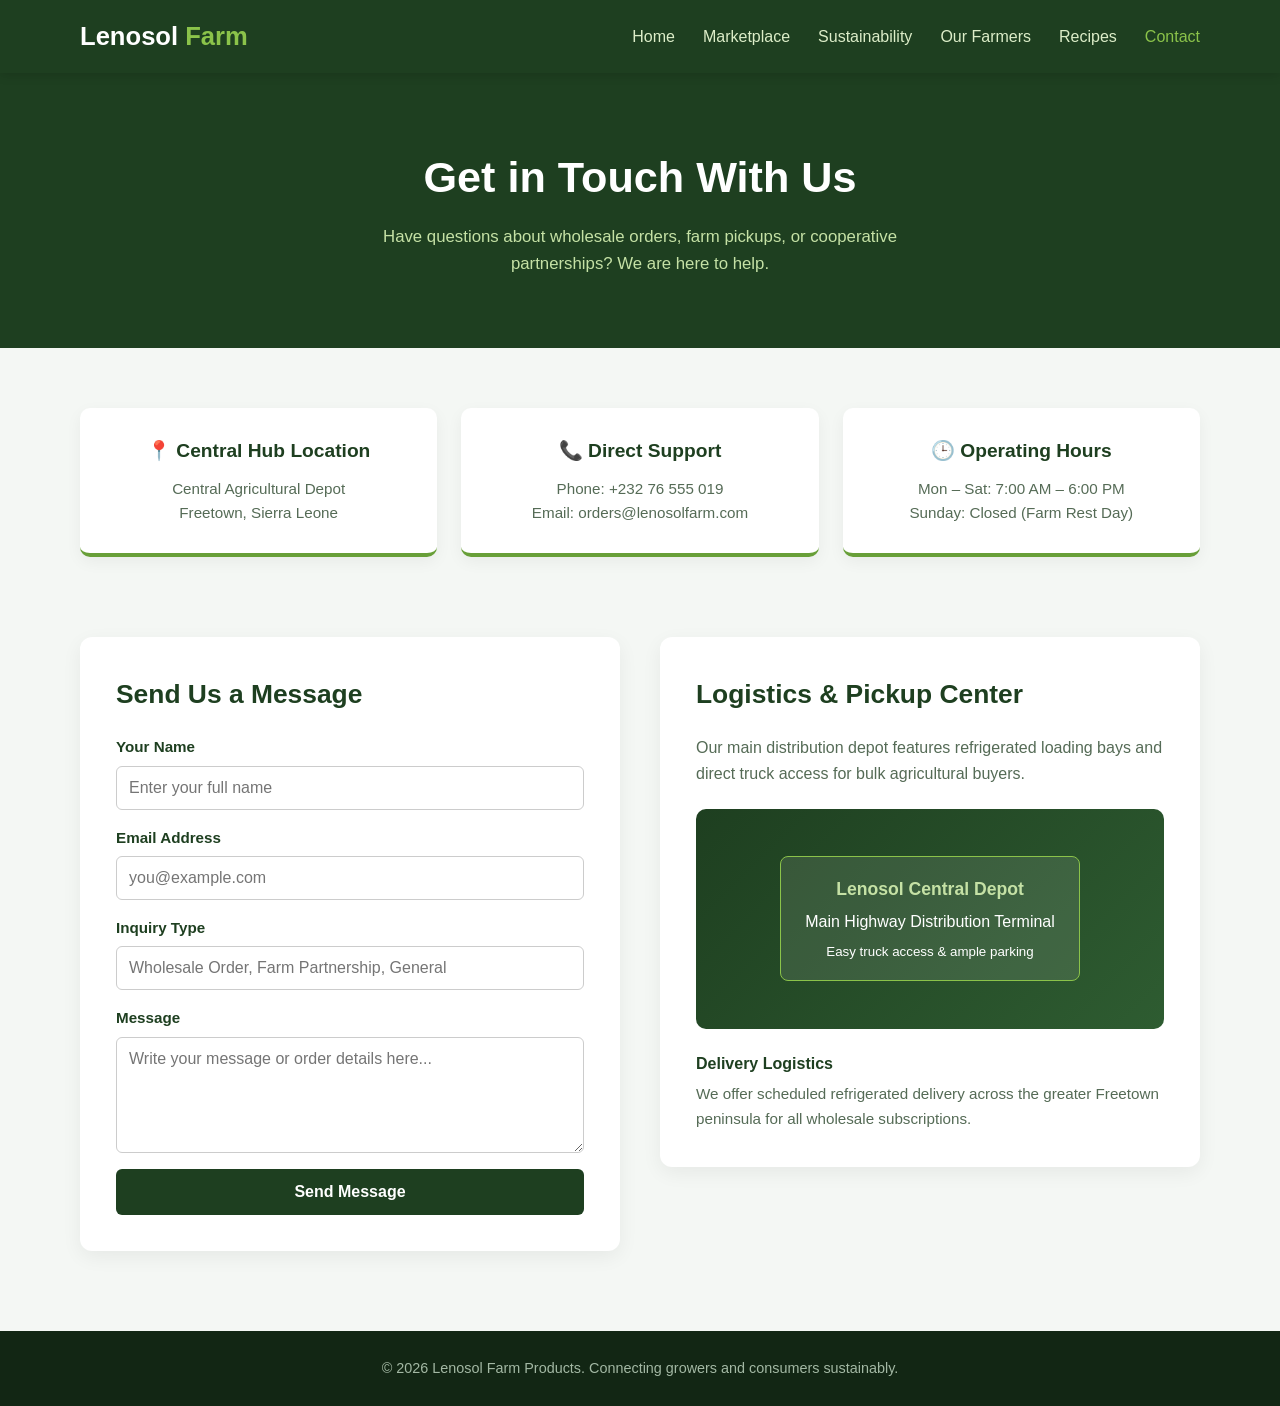
<file: contact.html>
<!doctype html>
<html lang="en">
  <head>
    <meta charset="UTF-8" />
    <meta name="viewport" content="width=device-width, initial-scale=1.0" />
    <title>Contact Us | Lenosol Farm Products</title>
    <link rel="stylesheet" href="css/contact.css" />
  </head>
  <body>
    <!-- Sticky Navbar -->
    <header class="navbar">
      <div class="container nav-container">
        <a href="index.html" class="logo">Lenosol <span>Farm</span></a>
        <nav>
          <ul class="nav-links">
            <li><a href="index.html">Home</a></li>
            <li><a href="marketplace.html">Marketplace</a></li>
            <li><a href="sustainability.html">Sustainability</a></li>
            <li><a href="farmers.html">Our Farmers</a></li>
            <li><a href="recipes.html">Recipes</a></li>
            <li><a href="contact.html" class="active">Contact</a></li>
          </ul>
        </nav>
      </div>
    </header>

    <!-- Section 1: Contact Banner -->
    <section class="contact-banner">
      <div class="container">
        <h1>Get in Touch With Us</h1>
        <p>
          Have questions about wholesale orders, farm pickups, or cooperative
          partnerships? We are here to help.
        </p>
      </div>
    </section>

    <!-- Section 2: Info Cards & Hours -->
    <section class="info-cards-section">
      <div class="container info-grid">
        <div class="info-card">
          <h3>📍 Central Hub Location</h3>
          <p>Central Agricultural Depot</p>
          <p>Freetown, Sierra Leone</p>
        </div>
        <div class="info-card">
          <h3>📞 Direct Support</h3>
          <p>Phone: +232 76 555 019</p>
          <p>Email: orders@lenosolfarm.com</p>
        </div>
        <div class="info-card">
          <h3>🕒 Operating Hours</h3>
          <p>Mon – Sat: 7:00 AM – 6:00 PM</p>
          <p>Sunday: Closed (Farm Rest Day)</p>
        </div>
      </div>
    </section>

    <!-- Section 3: Inquiry & Order Form -->
    <section class="message-section">
      <div class="container message-grid">
        <div class="form-container">
          <h2>Send Us a Message</h2>
          <form action="https://formspree.io/f/mzeradbv" method="POST">
            <div class="input-group">
              <label for="name">Your Name</label>
              <input
                type="text"
                id="name"
                name="name"
                placeholder="Enter your full name"
                required
              />
            </div>
            <div class="input-group">
              <label for="email">Email Address</label>
              <input
                type="email"
                id="email"
                name="email"
                placeholder="you@example.com"
                required
              />
            </div>
            <div class="input-group">
              <label for="subject">Inquiry Type</label>
              <input
                type="text"
                id="subject"
                name="subject"
                placeholder="Wholesale Order, Farm Partnership, General"
                required
              />
            </div>
            <div class="input-group">
              <label for="message">Message</label>
              <textarea
                id="message"
                name="message"
                rows="5"
                placeholder="Write your message or order details here..."
                required
              ></textarea>
            </div>
            <button type="submit" class="btn-send">Send Message</button>
          </form>
        </div>

        <!-- Section 4: Hub Directions & Logistics -->
        <div class="location-box">
          <h2>Logistics & Pickup Center</h2>
          <p>
            Our main distribution depot features refrigerated loading bays and
            direct truck access for bulk agricultural buyers.
          </p>
          <div class="map-placeholder">
            <div class="map-pin">
              <strong>Lenosol Central Depot</strong>
              <span>Main Highway Distribution Terminal</span>
              <small>Easy truck access & ample parking</small>
            </div>
          </div>
          <div class="transport-notes">
            <h4>Delivery Logistics</h4>
            <p>
              We offer scheduled refrigerated delivery across the greater
              Freetown peninsula for all wholesale subscriptions.
            </p>
          </div>
        </div>
      </div>
    </section>

    <!-- Footer -->
    <footer class="footer">
      <div class="container">
        <p>
          &copy; 2026 Lenosol Farm Products. Connecting growers and consumers
          sustainably.
        </p>
      </div>
    </footer>
  </body>
</html>
</file>
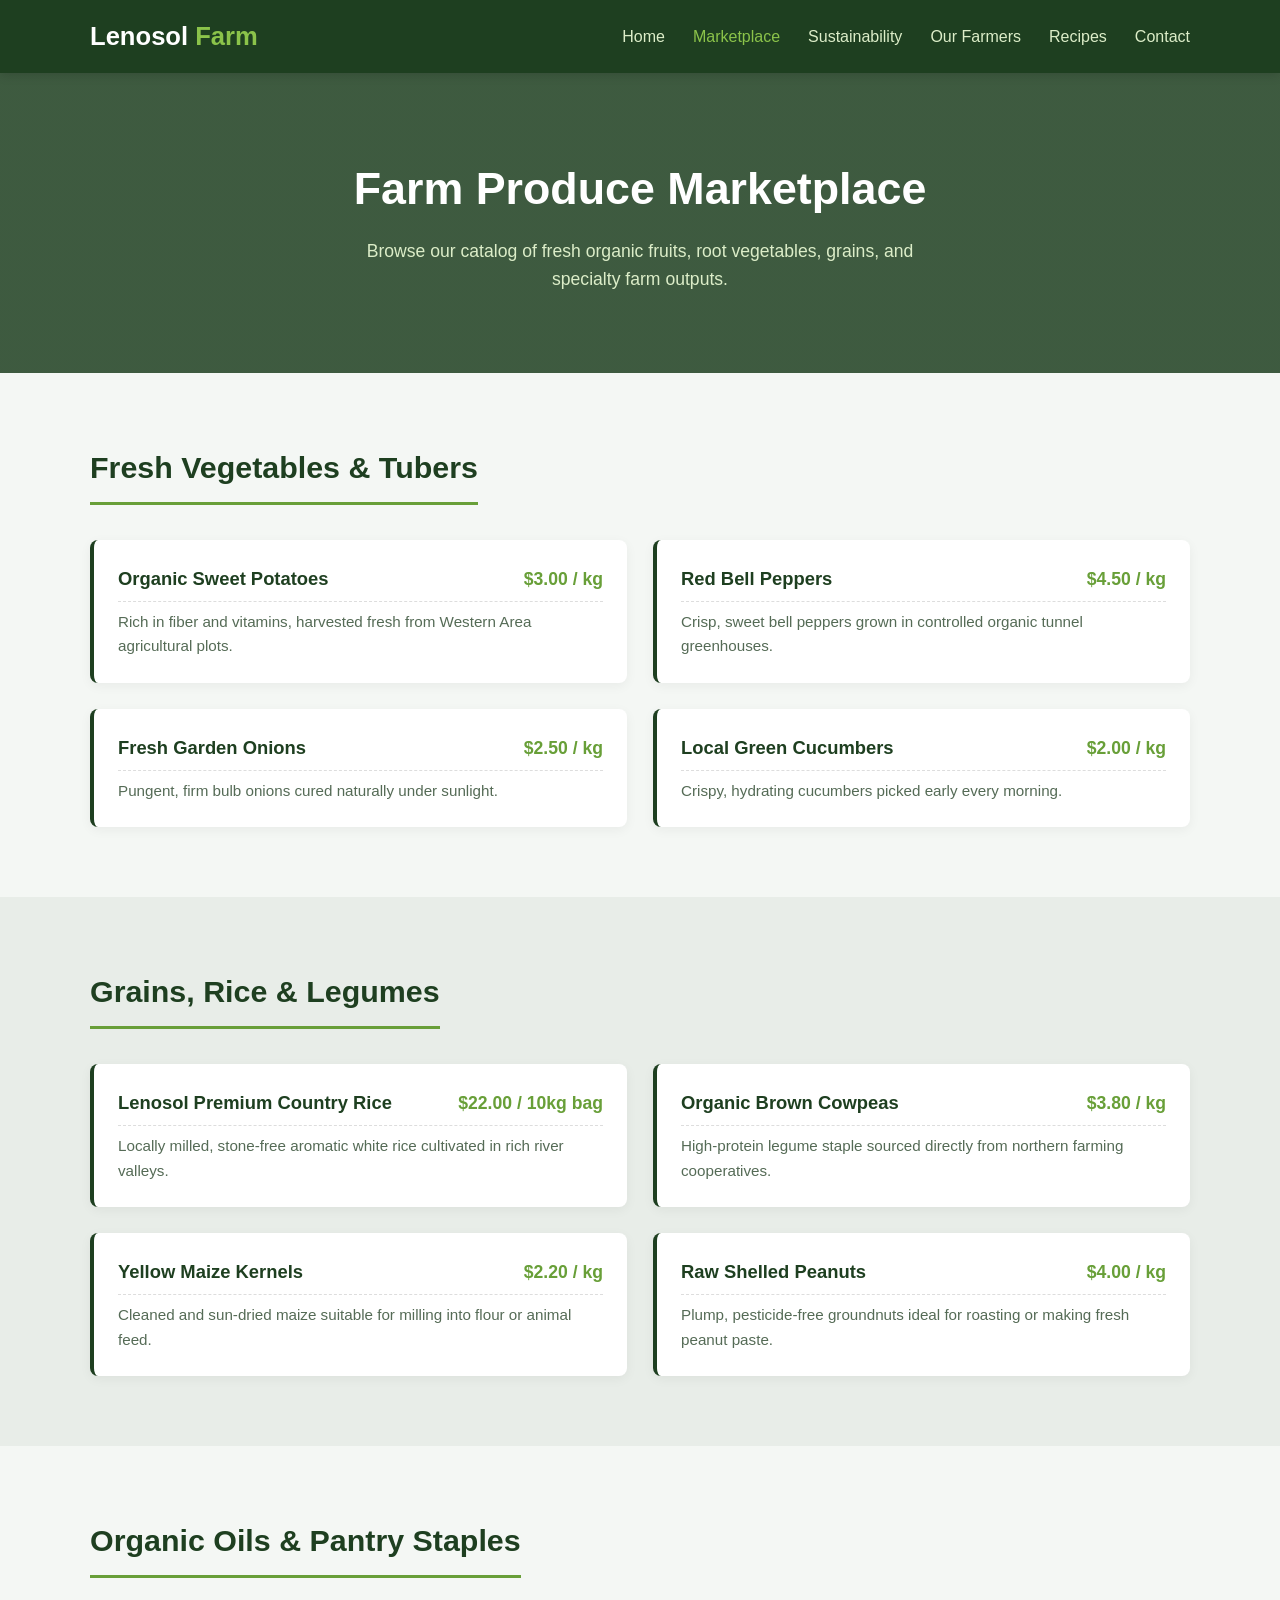
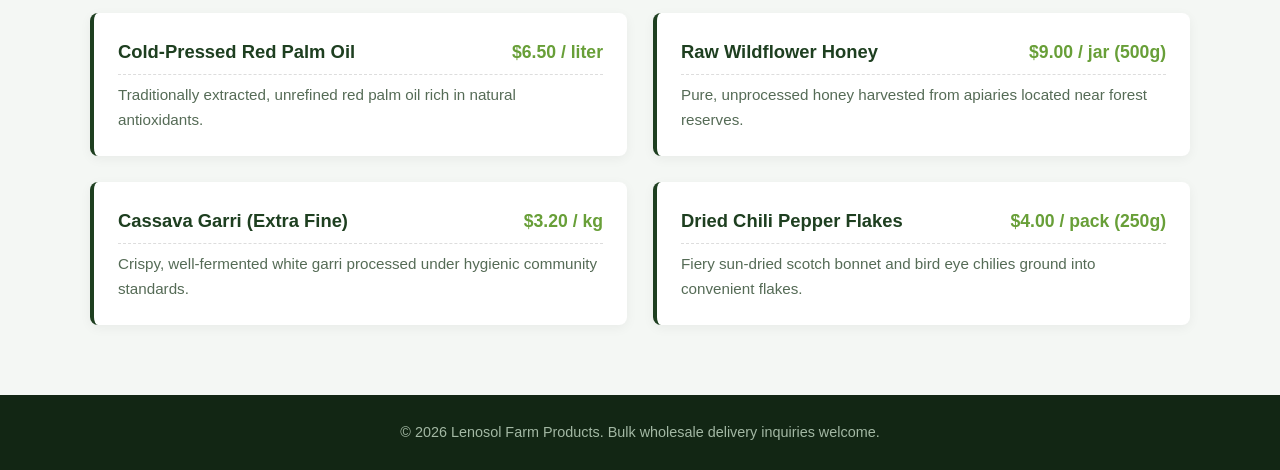
<file: marketplace.html>
<!doctype html>
<html lang="en">
  <head>
    <meta charset="UTF-8" />
    <meta name="viewport" content="width=device-width, initial-scale=1.0" />
    <title>Marketplace | Lenosol Farm Products</title>
    <link rel="stylesheet" href="css/marketplace.css" />
  </head>
  <body>
    <!-- Sticky Navbar -->
    <header class="navbar">
      <div class="container nav-container">
        <a href="index.html" class="logo">Lenosol <span>Farm</span></a>
        <nav>
          <ul class="nav-links">
            <li><a href="index.html">Home</a></li>
            <li><a href="marketplace.html" class="active">Marketplace</a></li>
            <li><a href="sustainability.html">Sustainability</a></li>
            <li><a href="farmers.html">Our Farmers</a></li>
            <li><a href="recipes.html">Recipes</a></li>
            <li><a href="contact.html">Contact</a></li>
          </ul>
        </nav>
      </div>
    </header>

    <!-- Section 1: Marketplace Header -->
    <section class="market-banner">
      <div class="container">
        <h1>Farm Produce Marketplace</h1>
        <p>
          Browse our catalog of fresh organic fruits, root vegetables, grains,
          and specialty farm outputs.
        </p>
      </div>
    </section>

    <!-- Section 2: Fresh Vegetables & Tubers -->
    <section class="market-section">
      <div class="container">
        <h2 class="category-title">Fresh Vegetables & Tubers</h2>
        <div class="market-grid">
          <div class="market-item">
            <div class="item-header">
              <h3>Organic Sweet Potatoes</h3>
              <span class="item-price">$3.00 / kg</span>
            </div>
            <p>
              Rich in fiber and vitamins, harvested fresh from Western Area
              agricultural plots.
            </p>
          </div>
          <div class="market-item">
            <div class="item-header">
              <h3>Red Bell Peppers</h3>
              <span class="item-price">$4.50 / kg</span>
            </div>
            <p>
              Crisp, sweet bell peppers grown in controlled organic tunnel
              greenhouses.
            </p>
          </div>
          <div class="market-item">
            <div class="item-header">
              <h3>Fresh Garden Onions</h3>
              <span class="item-price">$2.50 / kg</span>
            </div>
            <p>Pungent, firm bulb onions cured naturally under sunlight.</p>
          </div>
          <div class="market-item">
            <div class="item-header">
              <h3>Local Green Cucumbers</h3>
              <span class="item-price">$2.00 / kg</span>
            </div>
            <p>Crispy, hydrating cucumbers picked early every morning.</p>
          </div>
        </div>
      </div>
    </section>

    <!-- Section 3: Grains & Legumes -->
    <section class="market-section alt-bg">
      <div class="container">
        <h2 class="category-title">Grains, Rice & Legumes</h2>
        <div class="market-grid">
          <div class="market-item">
            <div class="item-header">
              <h3>Lenosol Premium Country Rice</h3>
              <span class="item-price">$22.00 / 10kg bag</span>
            </div>
            <p>
              Locally milled, stone-free aromatic white rice cultivated in rich
              river valleys.
            </p>
          </div>
          <div class="market-item">
            <div class="item-header">
              <h3>Organic Brown Cowpeas</h3>
              <span class="item-price">$3.80 / kg</span>
            </div>
            <p>
              High-protein legume staple sourced directly from northern farming
              cooperatives.
            </p>
          </div>
          <div class="market-item">
            <div class="item-header">
              <h3>Yellow Maize Kernels</h3>
              <span class="item-price">$2.20 / kg</span>
            </div>
            <p>
              Cleaned and sun-dried maize suitable for milling into flour or
              animal feed.
            </p>
          </div>
          <div class="market-item">
            <div class="item-header">
              <h3>Raw Shelled Peanuts</h3>
              <span class="item-price">$4.00 / kg</span>
            </div>
            <p>
              Plump, pesticide-free groundnuts ideal for roasting or making
              fresh peanut paste.
            </p>
          </div>
        </div>
      </div>
    </section>

    <!-- Section 4: Organic Oils & Pantry Staples -->
    <section class="market-section">
      <div class="container">
        <h2 class="category-title">Organic Oils & Pantry Staples</h2>
        <div class="market-grid">
          <div class="market-item">
            <div class="item-header">
              <h3>Cold-Pressed Red Palm Oil</h3>
              <span class="item-price">$6.50 / liter</span>
            </div>
            <p>
              Traditionally extracted, unrefined red palm oil rich in natural
              antioxidants.
            </p>
          </div>
          <div class="market-item">
            <div class="item-header">
              <h3>Raw Wildflower Honey</h3>
              <span class="item-price">$9.00 / jar (500g)</span>
            </div>
            <p>
              Pure, unprocessed honey harvested from apiaries located near
              forest reserves.
            </p>
          </div>
          <div class="market-item">
            <div class="item-header">
              <h3>Cassava Garri (Extra Fine)</h3>
              <span class="item-price">$3.20 / kg</span>
            </div>
            <p>
              Crispy, well-fermented white garri processed under hygienic
              community standards.
            </p>
          </div>
          <div class="market-item">
            <div class="item-header">
              <h3>Dried Chili Pepper Flakes</h3>
              <span class="item-price">$4.00 / pack (250g)</span>
            </div>
            <p>
              Fiery sun-dried scotch bonnet and bird eye chilies ground into
              convenient flakes.
            </p>
          </div>
        </div>
      </div>
    </section>

    <!-- Footer -->
    <footer class="footer">
      <div class="container">
        <p>
          &copy; 2026 Lenosol Farm Products. Bulk wholesale delivery inquiries
          welcome.
        </p>
      </div>
    </footer>
  </body>
</html>
</file>
<file: css/contact.css>
* {
  margin: 0;
  padding: 0;
  box-sizing: border-box;
}

body {
  font-family: 'Segoe UI', Tahoma, Geneva, Verdana, sans-serif;
  background-color: #f4f7f4;
  color: #2b3e30;
  line-height: 1.6;
}

.container {
  width: 90%;
  max-width: 1120px;
  margin: 0 auto;
}

/* Sticky Navbar */
.navbar {
  position: sticky;
  top: 0;
  z-index: 1000;
  background-color: #1e3f20;
  padding: 16px 0;
  box-shadow: 0 2px 10px rgba(0, 0, 0, 0.15);
}

.nav-container {
  display: flex;
  justify-content: space-between;
  align-items: center;
}

.logo {
  font-size: 1.6rem;
  font-weight: 700;
  color: #ffffff;
  text-decoration: none;
}

.logo span {
  color: #8bc34a;
}

.nav-links {
  list-style: none;
  display: flex;
  gap: 28px;
}

.nav-links a {
  color: #dcedc8;
  text-decoration: none;
  font-weight: 500;
  transition: color 0.3s ease;
}

.nav-links a:hover,
.nav-links a.active {
  color: #8bc34a;
}

/* Section 1: Banner */
.contact-banner {
  background-color: #1e3f20;
  color: #ffffff;
  text-align: center;
  padding: 70px 20px;
}

.contact-banner h1 {
  font-size: 2.7rem;
  margin-bottom: 12px;
}

.contact-banner p {
  color: #c5e1a5;
  max-width: 620px;
  margin: 0 auto;
  font-size: 1.05rem;
}

/* Section 2: Info Cards */
.info-cards-section {
  padding: 60px 0 30px;
}

.info-grid {
  display: grid;
  grid-template-columns: repeat(auto-fit, minmax(260px, 1fr));
  gap: 24px;
}

.info-card {
  background: #ffffff;
  padding: 28px;
  border-radius: 10px;
  text-align: center;
  box-shadow: 0 5px 16px rgba(0, 0, 0, 0.05);
  border-bottom: 4px solid #689f38;
}

.info-card h3 {
  color: #1e3f20;
  margin-bottom: 10px;
  font-size: 1.2rem;
}

.info-card p {
  color: #556b56;
  font-size: 0.95rem;
}

/* Sections 3 & 4: Form & Map */
.message-section {
  padding: 50px 0 80px;
}

.message-grid {
  display: grid;
  grid-template-columns: repeat(auto-fit, minmax(320px, 1fr));
  gap: 40px;
  align-items: start;
}

.form-container,
.location-box {
  background: #ffffff;
  padding: 36px;
  border-radius: 12px;
  box-shadow: 0 6px 20px rgba(0, 0, 0, 0.06);
}

.form-container h2,
.location-box h2 {
  color: #1e3f20;
  margin-bottom: 20px;
  font-size: 1.65rem;
}

.input-group {
  display: flex;
  flex-direction: column;
  margin-bottom: 16px;
}

.input-group label {
  font-weight: 600;
  margin-bottom: 6px;
  color: #1e3f20;
  font-size: 0.95rem;
}

.input-group input,
.input-group textarea {
  padding: 12px;
  border: 1px solid #cccccc;
  border-radius: 6px;
  font-size: 1rem;
  font-family: inherit;
}

.input-group input:focus,
.input-group textarea:focus {
  outline: none;
  border-color: #689f38;
}

.btn-send {
  background-color: #1e3f20;
  color: #ffffff;
  border: none;
  padding: 14px 26px;
  font-size: 1rem;
  font-weight: 600;
  border-radius: 6px;
  cursor: pointer;
  width: 100%;
  transition: background 0.3s ease;
}

.btn-send:hover {
  background-color: #689f38;
}

/* Section 4: Location Box */
.location-box > p {
  color: #556b56;
  margin-bottom: 22px;
}

.map-placeholder {
  background: linear-gradient(135deg, #1e3f20 0%, #2e5c31 100%);
  color: #ffffff;
  height: 220px;
  border-radius: 10px;
  display: flex;
  align-items: center;
  justify-content: center;
  text-align: center;
  padding: 20px;
  margin-bottom: 22px;
}

.map-pin {
  display: flex;
  flex-direction: column;
  gap: 6px;
  background: rgba(255, 255, 255, 0.1);
  padding: 18px 24px;
  border-radius: 8px;
  border: 1px solid #8bc34a;
}

.map-pin strong {
  color: #c5e1a5;
  font-size: 1.1rem;
}

.transport-notes h4 {
  color: #1e3f20;
  margin-bottom: 6px;
}

.transport-notes p {
  color: #556b56;
  font-size: 0.95rem;
}

/* Footer */
.footer {
  background-color: #122614;
  color: #a3b8a4;
  text-align: center;
  padding: 26px 0;
  font-size: 0.9rem;
}

@media (max-width: 768px) {
  .nav-container {
    flex-direction: column;
    gap: 12px;
  }
}
</file>
<file: css/marketplace.css>
* {
  margin: 0;
  padding: 0;
  box-sizing: border-box;
}

body {
  font-family: 'Segoe UI', Tahoma, Geneva, Verdana, sans-serif;
  background-color: #f4f7f4;
  color: #2b3e30;
  line-height: 1.6;
}

.container {
  width: 90%;
  max-width: 1100px;
  margin: 0 auto;
}

/* Sticky Navbar */
.navbar {
  position: sticky;
  top: 0;
  z-index: 1000;
  background-color: #1e3f20;
  padding: 16px 0;
  box-shadow: 0 2px 10px rgba(0, 0, 0, 0.15);
}

.nav-container {
  display: flex;
  justify-content: space-between;
  align-items: center;
}

.logo {
  font-size: 1.6rem;
  font-weight: 700;
  color: #ffffff;
  text-decoration: none;
}

.logo span {
  color: #8bc34a;
}

.nav-links {
  list-style: none;
  display: flex;
  gap: 28px;
}

.nav-links a {
  color: #dcedc8;
  text-decoration: none;
  font-weight: 500;
  transition: color 0.3s ease;
}

.nav-links a:hover,
.nav-links a.active {
  color: #8bc34a;
}

/* Section 1: Banner */
.market-banner {
  background: linear-gradient(rgba(30, 63, 32, 0.85), rgba(30, 63, 32, 0.85)),
    url('https://images.unsplash.com/photo-1542838132-92c53300491e?auto=format&fit=crop&w=1600&q=80') center/cover;
  color: #ffffff;
  text-align: center;
  padding: 80px 20px;
}

.market-banner h1 {
  font-size: 2.8rem;
  margin-bottom: 12px;
}

.market-banner p {
  color: #dcedc8;
  max-width: 600px;
  margin: 0 auto;
  font-size: 1.1rem;
}

/* Sections 2, 3, 4 */
.market-section {
  padding: 70px 0;
}

.alt-bg {
  background-color: #e8ede8;
}

.category-title {
  font-size: 1.9rem;
  color: #1e3f20;
  margin-bottom: 35px;
  padding-bottom: 10px;
  border-bottom: 3px solid #689f38;
  display: inline-block;
}

.market-grid {
  display: grid;
  grid-template-columns: repeat(auto-fit, minmax(440px, 1fr));
  gap: 26px;
}

.market-item {
  background: #ffffff;
  padding: 24px;
  border-radius: 8px;
  box-shadow: 0 3px 12px rgba(0, 0, 0, 0.05);
  border-left: 4px solid #1e3f20;
  transition: border-color 0.3s ease;
}

.market-item:hover {
  border-left-color: #689f38;
}

.item-header {
  display: flex;
  justify-content: space-between;
  align-items: baseline;
  margin-bottom: 8px;
  border-bottom: 1px dashed #dddddd;
  padding-bottom: 8px;
}

.item-header h3 {
  font-size: 1.15rem;
  color: #1e3f20;
}

.item-price {
  font-weight: 700;
  color: #689f38;
  font-size: 1.1rem;
}

.market-item p {
  color: #556b56;
  font-size: 0.95rem;
}

/* Footer */
.footer {
  background-color: #122614;
  color: #a3b8a4;
  text-align: center;
  padding: 26px 0;
  font-size: 0.9rem;
}

@media (max-width: 768px) {
  .nav-container {
    flex-direction: column;
    gap: 12px;
  }
  .market-grid {
    grid-template-columns: 1fr;
  }
}
</file>
